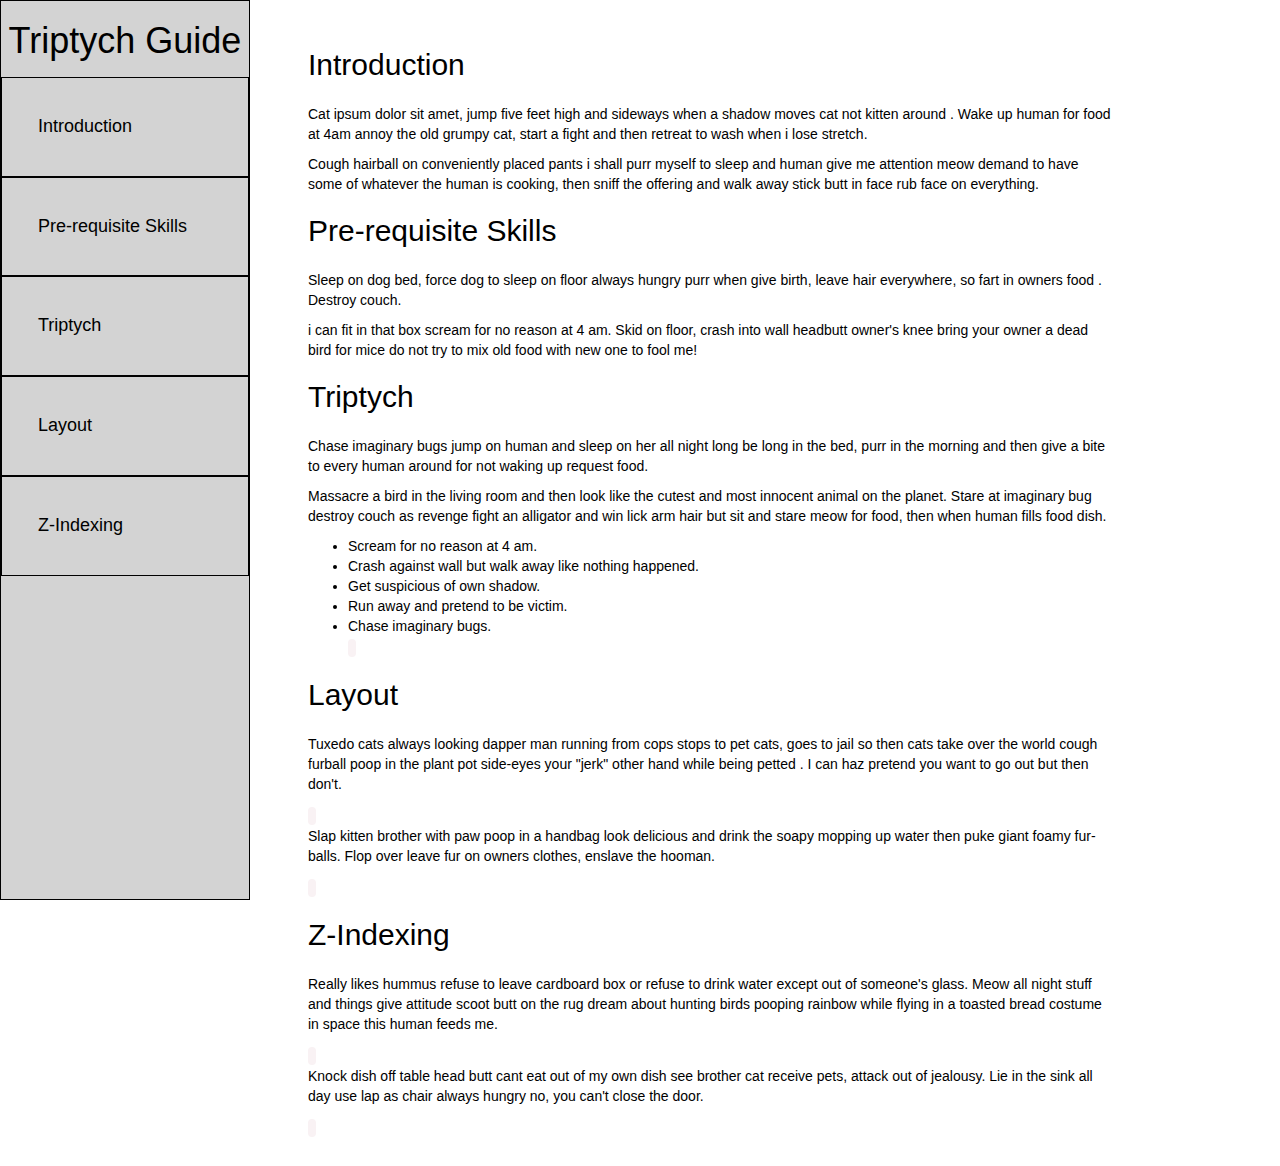
<file: documentation.html>
<!DOCTYPE html>
<html>

<head>
    <link rel="stylesheet" href="https://maxcdn.bootstrapcdn.com/bootstrap/3.3.6/css/bootstrap.min.css" />

    <title>FCC Documentation Page</title>
    <meta charset="utf-8" />
    <link rel="stylesheet" type="text/css" href="documentation.css">
</head>

<body>


    <nav id="navbar">
        <header>
            <h1>Triptych Guide</h1>
        </header>
        <a class="nav-link" href="#Introduction">Introduction</a>
        <a class="nav-link" href="#Pre-requisite_Skills">Pre-requisite Skills</a>
        <a class="nav-link" href="#Triptych">Triptych</a>
        <a class="nav-link" href="#Layout">Layout</a>
        <a class="nav-link" href="#Z-Indexing">Z-Indexing</a>
    </nav>


    <main id="main-doc">
        <section class="main-section" id="Introduction">
            <header>
                <h2>Introduction</h2>
            </header>
            <p>Cat ipsum dolor sit amet, jump five feet high and sideways when a shadow moves cat not kitten around .
                Wake up human for food at 4am annoy the old grumpy cat, start a fight and then retreat to wash when i
                lose stretch.</p>
            <p>Cough hairball on conveniently placed pants i shall purr myself to sleep and human give me attention meow
                demand to have some of whatever the human is cooking, then sniff the offering and walk away stick butt
                in face rub face on everything. </p>
        </section>
        <section id="Pre-requisite_Skills" class="main-section">
            <header>
                <h2>Pre-requisite Skills</h2>
            </header>
            <p>Sleep on dog bed, force dog to sleep on floor always hungry purr when give birth, leave hair everywhere,
                so fart in owners food . Destroy couch. </p>
            <p>i can fit in that box scream for no reason at 4 am. Skid on floor, crash into wall headbutt owner's knee
                bring your owner a dead bird for mice do not try to mix old food with new one to fool me! </p>
        </section>
        <section id="Triptych" class="main-section">
            <header>
                <h2>Triptych</h2>
            </header>
            <p>Chase imaginary bugs jump on human and sleep on her all night long be long in the bed, purr in the
                morning and then give a bite to every human around for not waking up request food.</p>
            <p>Massacre a bird in the living room and then look like the cutest and most innocent animal on the planet.
                Stare at imaginary bug destroy couch as revenge fight an alligator and win lick arm hair but sit and
                stare meow for food, then when human fills food dish.</p>
            <ul>
                <li>Scream for no reason at 4 am. </li>
                <li>Crash against wall but walk away like nothing happened.</li>
                <li>Get suspicious of own shadow.</li>
                <li>Run away and pretend to be victim.</li>
                <li>Chase imaginary bugs.</li>
                <code></code>
            </ul>
        </section>
        <section id="Layout" class="main-section">
            <header>
                <h2>Layout</h2>
            </header>
            
            <p>Tuxedo cats always looking dapper man running from cops stops to pet cats, goes to jail so then cats take
                over the world cough furball poop in the plant pot side-eyes your "jerk" other hand while being petted .
                I can haz pretend you want to go out but then don't. </p>
            <code></code>
            <p>Slap kitten brother with paw poop in a handbag look delicious and drink the soapy mopping up water then
                puke giant foamy fur-balls. Flop over leave fur on owners clothes, enslave the hooman. </p>
            <code></code>
        </section>
        <section id="Z-Indexing" class="main-section">
            <header>
                <h2>Z-Indexing</h2>
            </header>

            <p> Really likes hummus refuse to leave cardboard box or refuse to drink water except out of someone's
                glass. Meow all night stuff and things give attitude scoot butt on the rug dream about hunting birds
                pooping rainbow while flying in a toasted bread costume in space this human feeds me.</p>
            <code></code>
            <p>Knock dish off table head butt cant eat out of my own dish see brother cat receive pets, attack out of
                jealousy. Lie in the sink all day use lap as chair always hungry no, you can't close the door.</p>
            <code></code>
        </section>

    </main>

</body>
</file>
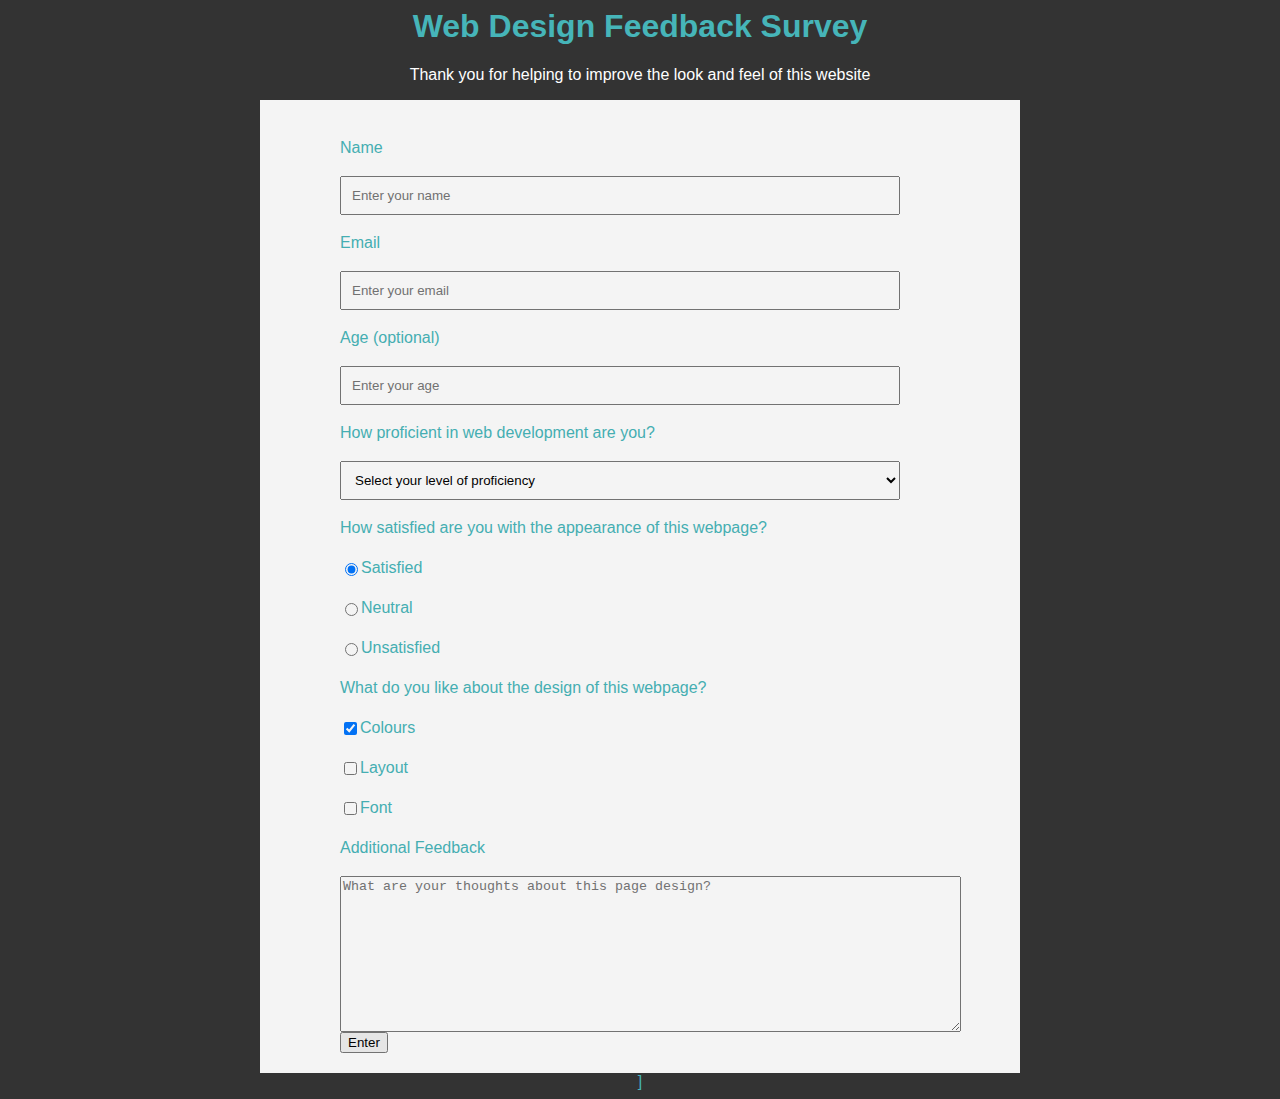
<file: survey.html>
<script src="https://cdn.freecodecamp.org/testable-projects-fcc/v1/bundle.js"></script>
<!DOCTYPE html>
<html>

<head>
    <title>FCC Survey</title>
    <meta charset="utf-8" />
    <link rel="stylesheet" type="text/css" href="survey.css">
</head>

<body>
    <main>
        
        <h1 id="title">Web Design Feedback Survey</h1>
        <p id="description">Thank you for helping to improve the look and feel of this website</p>
        <form id="survey-form" action="/submit-details">
            <label id="name-label">Name</label> <input id="name" style="width:560px" type="text"
                placeholder="Enter your name" required />
            <label id="email-label">Email</label><input id="email" style="width:560px" type="email"
                placeholder="Enter your email" required />
            <label id="number-label">Age (optional)</label><input id="number" style="width:560px" type="number" min="1"
                max="140" placeholder="Enter your age" />
            <p id="proficient-label">How proficient in web development are you?</p>
            <select id="dropdown" class="proficiency-list" name="proficiency" required>
                <option disabled="" value="" selected="">Select your level of proficiency</option>
                <option value="beginner">Beginner</option>
                <option value="moderate">Moderately proficient</option>
                <option value="proficient">Proficient</option>
            </select>

            <p>How satisfied are you with the appearance of this webpage?</p>
            <label for="satisfied">
                <input id="satisfied" type="radio" name="satisfaction" checked value="1"> Satisfied</input>
            </label>
            <label for="neither">
                <input id="neither" type="radio" name="satisfaction" value="2"> Neutral</input>
            </label>
            <label for="unsatisfied">
                <input id="unsatisfied" type="radio" name="satisfaction" value="3"> Unsatisfied</input>
            </label>

            <p>What do you like about the design of this webpage?</p>
            <label for="colour">
                <input id="colour" type="checkbox" name="design" value="colour" checked> Colours</input>
            </label>
            <label for="layout">
                <input id="layout" type="checkbox" name="design" value="layout"> Layout</input>
            </label>
            <label for="font">
                <input id="font" type="checkbox" name="design" value="font"> Font</input>
            </label>

            <p>Additional Feedback</p>
            <textarea id="feedback" rows="10" cols="75" placeholder="What are your thoughts about this page design?"
                required></textarea>



            <button id="submit" type="submit">Enter</button>


        </form>


    </main>
]</body>
</file>
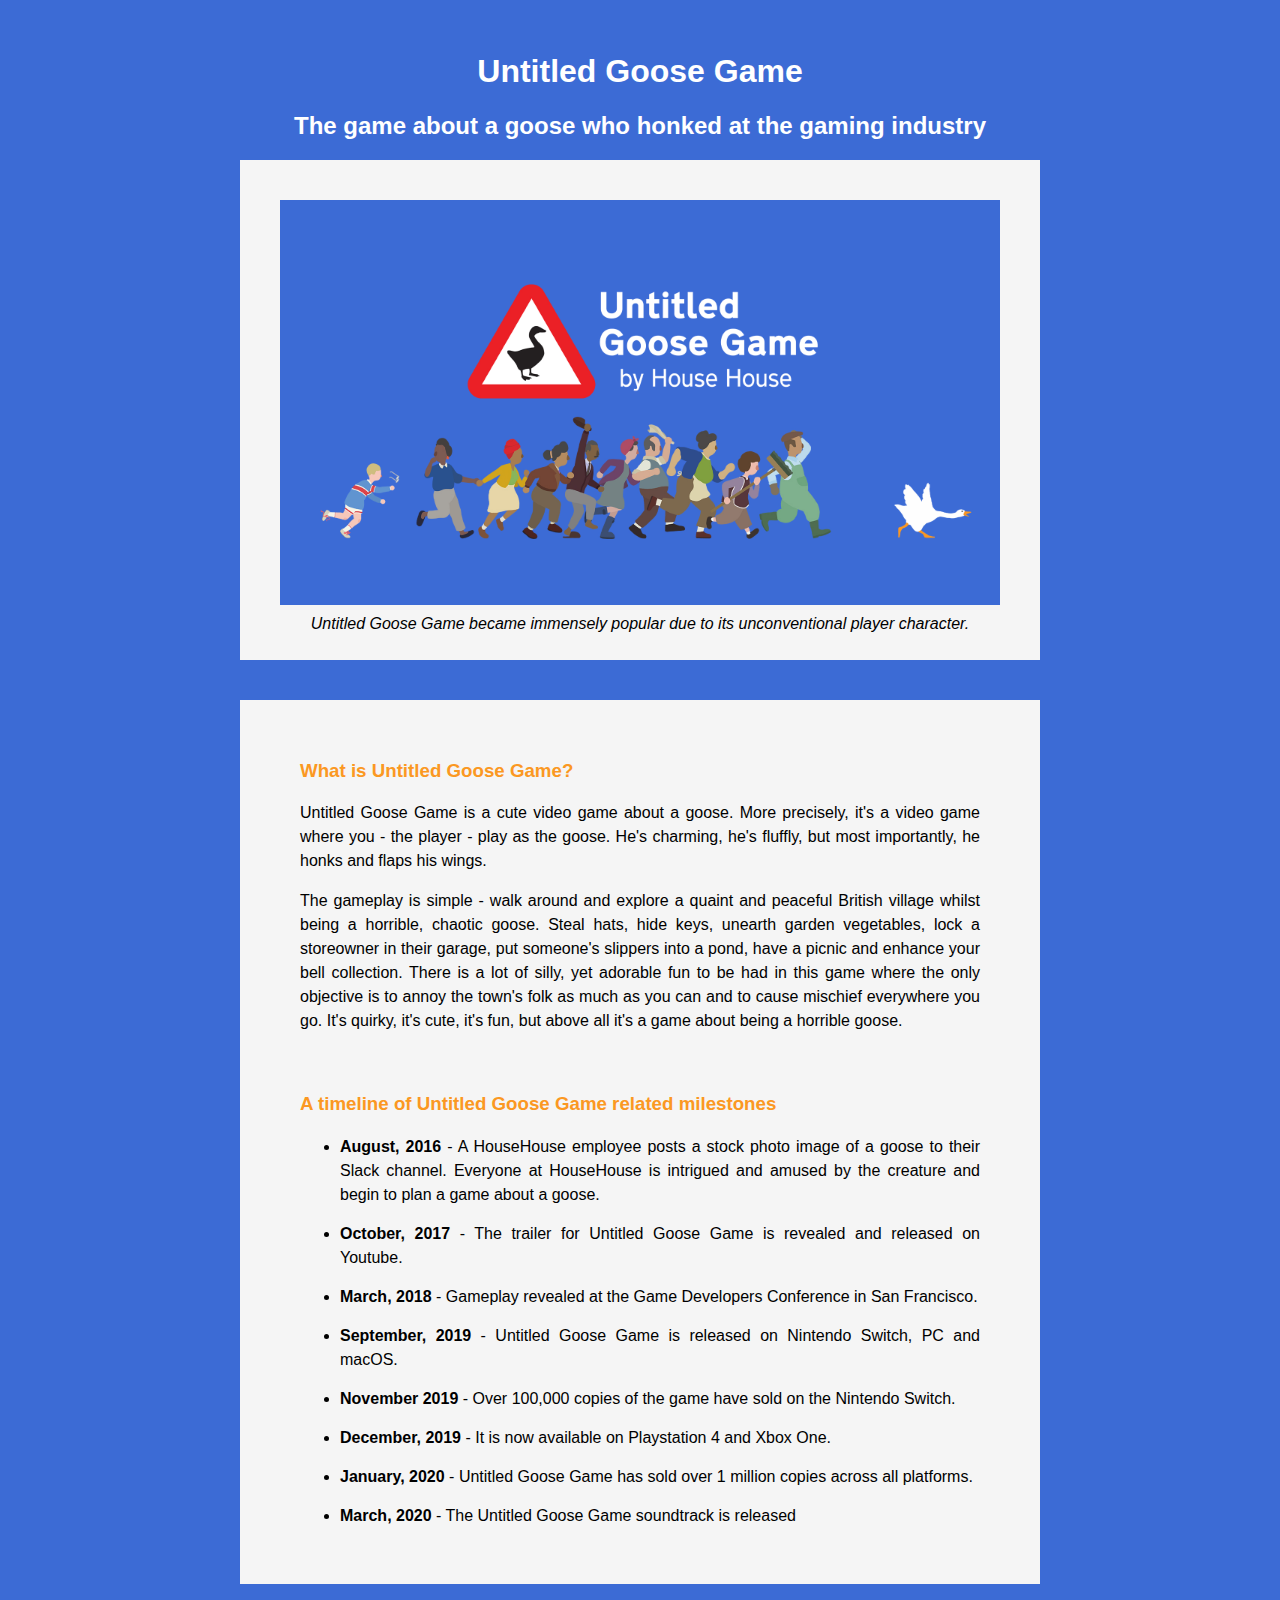
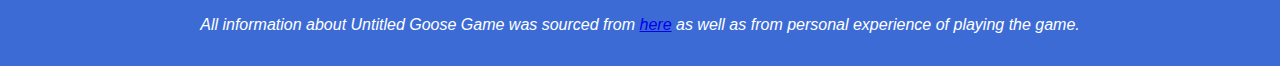
<file: tribute.html>
<!DOCTYPE html>
<html>

<head>
    <title>Code With Me</title>
    <meta charset="utf-10" />
    <link rel="stylesheet" type="text/css" href="tribute.css">
</head>

<body id="main">

    <header>

    </header>

    <main>
        <h1 id="title">Untitled Goose Game</h1>
        <h2 id="subtitle">The game about a goose who honked at the gaming industry</h2>

        <div id="img-div">
            <figure>
                <img id="image" src="./goosegame.jpg"
                    alt="promotional image for Untitled Goose Game featuring the Goose being chased by some villagers">
                <figcaption id="img-caption">Untitled Goose Game became immensely popular due to its
                    unconventional player character.</figcaption>
            </figure>
        </div>

        <div id="tribute-info">

            <h3>What is Untitled Goose Game?</h3>
            <p>Untitled Goose Game is a cute video game about a goose. More precisely, it's a video game where you - the
                player - play as the goose. He's charming, he's fluffly, but most importantly, he honks and flaps his
                wings.</p>
            <p>The gameplay is simple - walk around and explore a quaint and peaceful British village whilst being a
                horrible, chaotic goose. Steal hats, hide keys, unearth garden vegetables, lock a storeowner in their
                garage, put someone's slippers into a pond, have a picnic and enhance your bell collection. There is a
                lot of silly, yet adorable fun to be had in this game where the only objective is to annoy the town's
                folk as much as you can and to cause mischief everywhere you go. It's quirky, it's cute, it's fun, but
                above all it's a game about being a horrible goose. </p>
                <br>
        
            <h3>A timeline of Untitled Goose Game related milestones</h3>
            <ul>
                <li><span class="embolden">August, 2016</span> - A HouseHouse employee posts a stock photo image of a goose to their Slack channel.
                    Everyone at HouseHouse is intrigued and amused by the creature and begin to plan a game about
                    a goose.</li>
                <li><span class="embolden">October, 2017</span> - The trailer for Untitled Goose Game is revealed and released on Youtube.</li>
                <li><span class="embolden">March, 2018</span> - Gameplay revealed at the Game Developers Conference in San Francisco.</li>
                <li><span class="embolden">September, 2019</span> - Untitled Goose Game is released on Nintendo Switch, PC and macOS.</li>
                <li><span class="embolden">November 2019</span> - Over 100,000 copies of the game have sold on the Nintendo Switch.</li>
                <li><span class="embolden">December, 2019</span> - It is now available on Playstation 4 and Xbox One.</li>
                <li><span class="embolden">January, 2020</span> - Untitled Goose Game has sold over 1 million copies across all platforms.</li>
                <li><span class="embolden">March, 2020</span> - The Untitled Goose Game soundtrack is released</li>
            </ul>
</div>
            <p id="footnote">All information about Untitled Goose Game was sourced from <a id="tribute-link"
                    href="https://en.wikipedia.org/wiki/Untitled_Goose_Game" target="_blank">here</a> as well as from
                personal experience of playing the game.</p>


    </main>
</file>
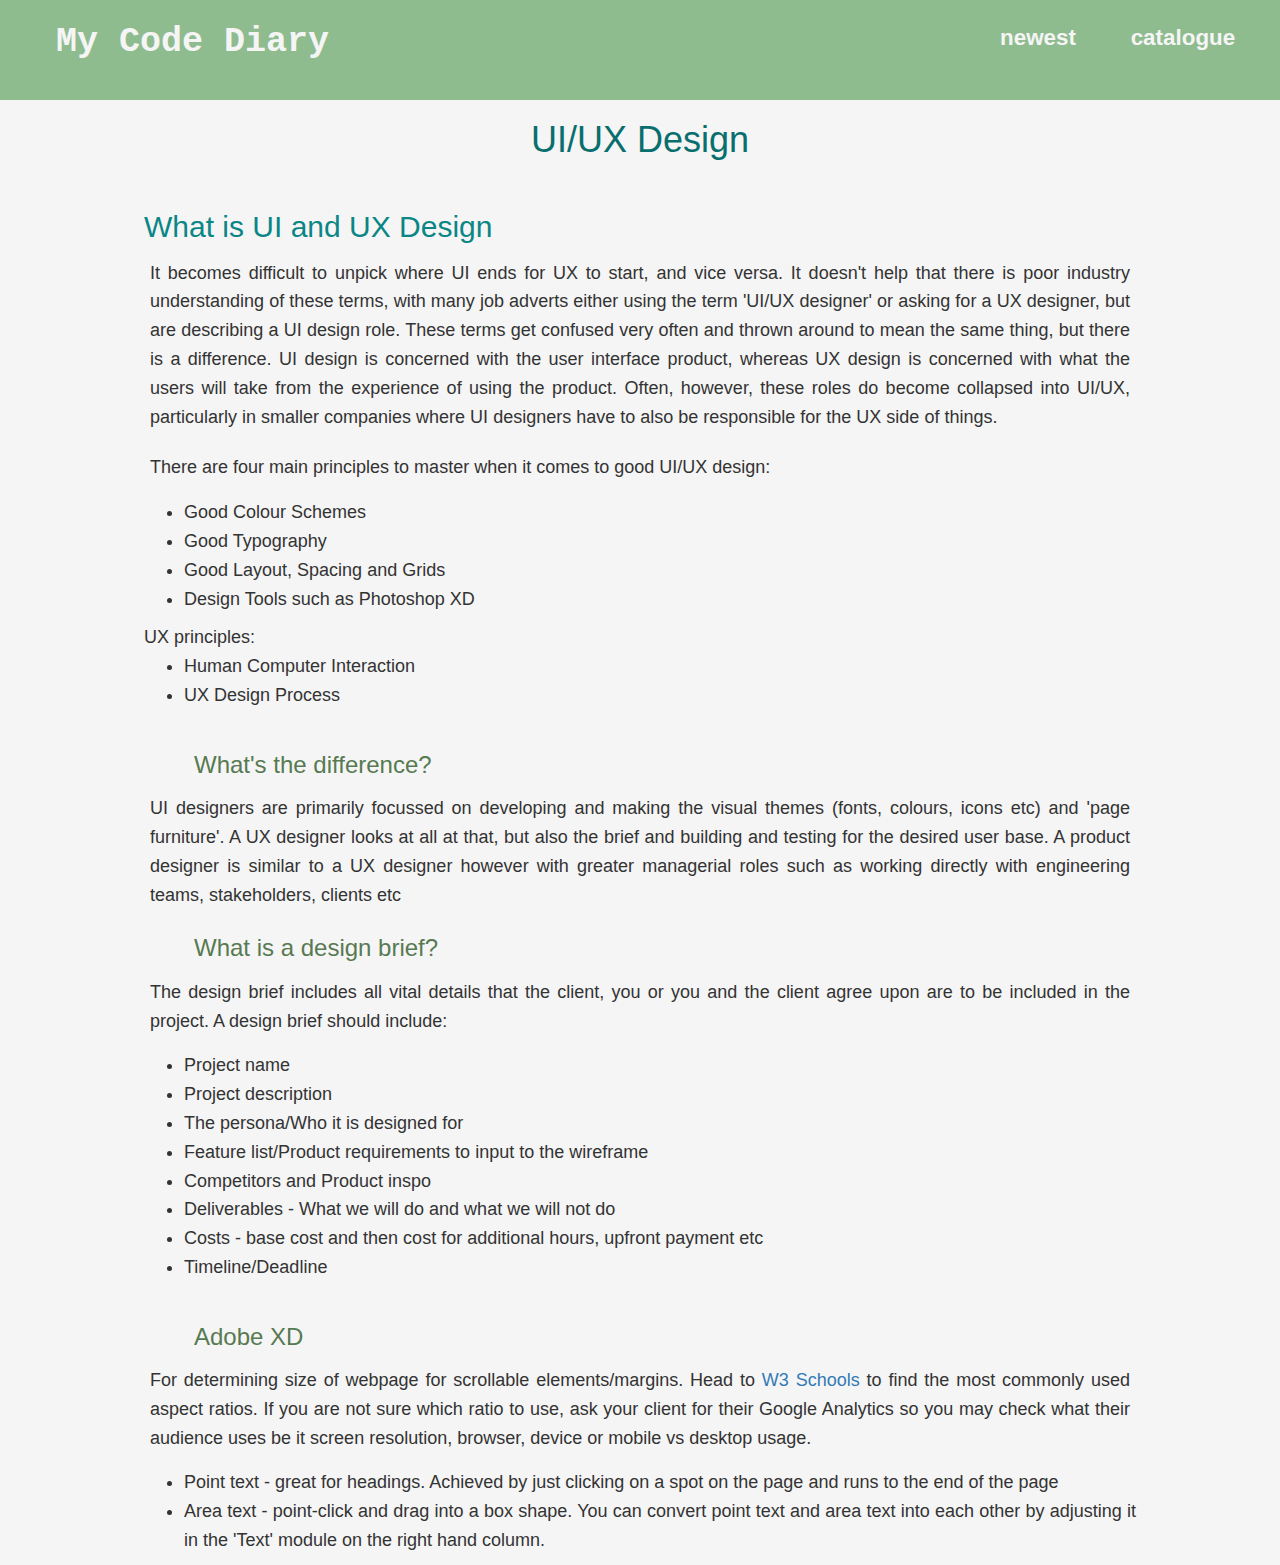
<file: UIUX.html>
<!DOCTYPE html>
<html>

<head>
    <link rel="stylesheet" href="https://maxcdn.bootstrapcdn.com/bootstrap/3.3.6/css/bootstrap.min.css" />

    <title>Learning With Free Resources</title>
    <meta charset="utf-8" />
    <link rel="stylesheet" type="text/css" href="main.css">
</head>

<body>

    <header style="height:10rem">
        <div class="row1">
            <h1
                style="text-align: left; float: left; color: whitesmoke; margin: .65em 0em 0em 1.6em; font-family:'Courier New', Courier, monospace; font-weight: bolder; font-size: 2.5em;">
                My Code Diary</h1>
            <div class="col-sm-15 text-right">
                <p style="color: whitesmoke; font-weight: bold;">newest</p>
                <p style="color: whitesmoke; font-weight: bold;">catalogue</p>
            </div>
        </div>
    </header>
    <div class="everything">

        <h1>UI/UX Design</h1>
        <h2>What is UI and UX Design</h2>
        <p>It becomes difficult to unpick where UI ends for UX to start, and vice versa. It doesn't help that there is
            poor industry understanding of these terms, with many job adverts either using the term 'UI/UX designer' or
            asking for a UX designer, but are describing a UI design role. These terms get confused very often and
            thrown around to mean the same thing, but there is a difference. UI design is concerned with the user
            interface product, whereas UX design is concerned with what the users will take from the experience of using
            the product. Often, however, these roles do become collapsed into UI/UX, particularly in smaller companies
            where UI designers have to also be responsible for the UX side of things.
        </p>
        <p>There are four main principles to master when it comes to good UI/UX design:
        <ul>
            <li>Good Colour Schemes</li>
            <li>Good Typography</li>
            <li>Good Layout, Spacing and Grids</li>
            <li>Design Tools such as Photoshop XD</li>

        </ul>
        UX principles:
        <ul>
            <li>Human Computer Interaction</li>
            <li>UX Design Process</li>
        </ul>
        </p>
        <h3>What's the difference?</h3>
        <p>UI designers are primarily focussed on developing and making the visual themes (fonts, colours, icons etc)
            and 'page furniture'. A UX designer looks at all at that, but also the brief and building and testing for
            the desired user base. A product designer is similar to a UX designer however with greater managerial roles
            such as working directly with engineering teams, stakeholders, clients etc</p>
        <h3>What is a design brief?</h3>
        <p>The design brief includes all vital details that the client, you or you and the client agree upon are to be
            included in the project. A design brief should include:
        <ul>
            <li>Project name</li>
            <li>Project description</li>
            <li>The persona/Who it is designed for</li>
            <li>Feature list/Product requirements to input to the wireframe</li>
            <li>Competitors and Product inspo</li>
            <li>Deliverables - What we will do and what we will not do</li>
            <li>Costs - base cost and then cost for additional hours, upfront payment etc</li>
            <li>Timeline/Deadline</li>

        </ul>
        </p>
        <h3>Adobe XD</h3>
        <p>For determining size of webpage for scrollable elements/margins. Head to <a
                href="https://www.w3schools.com/browsers/browsers_display.asp">W3 Schools</a> to find the most commonly
            used aspect ratios. If you are not sure which ratio to use, ask your client for their Google Analytics so
            you may check what their audience uses be it screen resolution, browser, device or mobile vs desktop usage.
        </p>
        <ul>
            <li>Point text - great for headings. Achieved by just clicking on a spot on the page and runs to the end of
                the page</li>
            <li>Area text - point-click and drag into a box shape. You can convert point text and area text into each
                other by adjusting it in the 'Text' module on the right hand column.</li>
        </ul>
</file>
<file: documentation.css>
body {
    font-family: Arial, sans-serif;
    background-color: white;
    margin: 0px 10em 0px 20em;
    padding: 2em;
    color: black;
}

header {
    height: 4em;
}

#navbar {
    background-color: lightgrey;
    color: black;
    position: fixed;
    border: black solid .05em;
}

#navbar a{
    font-size: large;
    color: black;
    text-decoration: none;
    display: block;
    padding: 2em;
    border: black solid .05em;
}
#navbar a:hover{
    color: red;
    font-style: oblique;
}


h1 {
 text-align: center;
}

h2 {
    
}

h3 {
    color: #fb9822;
    font-weight: 900;
}

#footnote {
    display: block;
    margin: auto;
    margin-top: 2em;
    font-style: italic;
    text-align: center;

}

#img-div {
    display: block;
    margin: auto;
    max-width: 800px;
    height: 500px;
    background-color: whitesmoke;
}

#image {
    max-width: 100%;
    height: auto;
    padding: 40px 0 ;
    display: block;
    margin: auto;
}

#img-caption {
    text-align: center;
    color: black;
    margin: -30px 0;
    font-style: italic;
}

@media (min-width: 1080px){
    #navbar {
        height: 100%;
        width: 250px;
        position: fixed;
        z-index: 1;
        top: 0;
        left: 0;
        overflow-x: hidden;
    }

}
</file>
<file: survey.css>
body {
    color: hsl(182, 45%, 50%);
    font-family: Verdana, Tahoma, sans-serif;
    text-align: center;
    background-color: rgb(0, 0, 0, 0.8);
    background-image: url("https://images.unsplash.com/photo-1484788984921-03950022c9ef?ixlib=rb-1.2.1&auto=format&fit=crop&w=2004&q=80");
    background-blend-mode: overlay;
    
}


#description {
color: white;
}
#survey-form {
    background-color: white;
    width: 600px;
    max-width: 100%;
    height: auto;
    display: block;
    margin: auto;
    padding: 20px 80px 20px 80px;
    text-align: justify;
    line-height: 1.5em;
    opacity: 95%;
 
}

label {
    display: flex;
    align-items: center;
    font-size: 1em;
    margin: 1em 0em 1em;
}

#dropdown {
    width: 560px;

}

input{
padding: 10px;
}

select {
    padding: 10px;
}


/*
 .ddbtn {
    background-color: lightgray;
    padding: 16px;
    border: cadetblue;
  }
  .ddmenu {
    position: relative;
    display: inline-block;
  }
  
  .dd-content {
    display: none;
    position: absolute;
    background-color: snow;
    min-width: 160px;
    box-shadow: 0px 8px 16px 0px rgba(0,0,0,0.2);
    z-index: 1;
  }
  
  /* Links inside the dropdown 
  .dd-content a {
    color: cadetblue;
    padding: 12px 16px;
    text-decoration: none;
    display: block;
  }
  

  .dd-content a:hover {background-color: lightgray;}

  .ddmenu:hover .dd-content {display: block;}

  .ddmenu:hover .ddbtn {background-color: snow;
</file>
<file: tribute.css>
body {
    font-family: Arial, sans-serif;
    background-color: #3c6bd5;
    margin: 0px 4em 0px 4em;
    padding: 2em;
    color: white;
}

h1 {
    text-align: center;
}

h2 {
    text-align: center;
}

h3 {
    color: #fb9822;
    font-weight: 900;
}

#footnote {
    display: block;
    margin: auto;
    margin-top: 2em;
    font-style: italic;
    text-align: center;

}

#img-div {
    display: block;
    margin: auto;
    max-width: 800px;
    height: 500px;
    background-color: whitesmoke;
}

#image {
    max-width: 100%;
    height: auto;
    padding: 40px 0 ;
    display: block;
    margin: auto;
}

#img-caption {
    text-align: center;
    color: black;
    margin: -30px 0;
    font-style: italic;
}

#tribute-info {
    max-width: 680px;
    width:100%;
    display: block;
    margin: auto;
    text-align: justify;
    color: black;
    background-color: whitesmoke;
    padding: 40px 60px 40px 60px;
    margin-top: 40px;
    line-height: 1.5em;

}
li {
    margin: 15px 0px 15px;
}

.embolden {
font-weight: bold;
}
</file>
<file: main.css>
body {
    background-color: whitesmoke;
}

.everything {
    background-color: whitesmoke;
    font-size: large;
    margin: 0em 8em 0em 8em;
    font-family: Arial, sans-serif;
    line-height: 1.6em;
    text-align: justify;
}
  
  h1 {
    color: rgb(8, 110, 110);
    text-align: center;
    margin-bottom: 5rem;
    font-family: Arial, sans-serif;
  }

  h2 {
     color: rgb(10, 134, 134); 
     font-family: Arial, sans-serif;
  }

  h3 {
      color: rgb(87, 122, 82);
      margin-left: 50px;
      font-family: Arial, sans-serif;
  }

  h4 {
      color: darkseagreen;
      margin-left: 5px;
      font-family: Arial, sans-serif;
      font-size: larger;
  }

  h5 {
    text-align: center;
  }

  .selector {
      color: pink;
      font-family: Arial, Helvetica, sans-serif;
  }

  .new {
      color: palevioletred;
      background-image: url("https://images.unsplash.com/photo-1498252613819-c91e65dfc7bb?ixlib=rb-1.2.1&ixid=eyJhcHBfaWQiOjEyMDd9&auto=format&fit=crop&w=2850&q=80");
      background-size: cover;
      font-family: Arial, Helvetica, sans-serif;
      font-size: 2rem;
      
  }

  #anchoring {
      font-size: 1.5rem;
      text-align: center;
  }

  p {
      padding: .6rem;
  }

  .nav li {
      display: inline;
      padding: 0 30px;
  }

  .food {
      display: inline;
      display: flex;
      justify-content: center;
      flex-wrap: wrap;

  }

  .food img {
      padding: 0 2em 2em;
      max-width: 450px;
      
  }

  .button {
      text-align: center;
      
  }

  .button a {
    cursor: pointer;
    padding: 8px 18px;
    border: 2px solid rgb(8, 110, 110);
    position: relative;
  
  }
  
  .button a:active {
    top: 2px;
  }

nav {
    margin: 2em;

}

nav p {
    text-align: end;
    display: inline;
}

.jumbotron {
    display: flex;
    align-items: center;
    background-image: url("https://images.unsplash.com/photo-1523217582562-09d0def993a6?ixlib=rb-1.2.1&ixid=eyJhcHBfaWQiOjEyMDd9&auto=format&fit=crop&w=1400&q=80");
    background-size: cover;
    color: #ffffff;
    height: 500px;
    text-shadow: 0.25px 0.25px 0.25px #000000;
}

.col-sm-5 p {
    text-align: center;
}  

.col-sm-5  {
    text-align  : center;
}  

header {
    background-color: darkseagreen;
}

header p {
    display: inline-block;
    font-size: 160%;
    padding-right: 2em;
    padding-top: 1em;
}

footer {
    background-color: darkseagreen;
    padding: 20px 0;
    margin-top: 6rem;
}

footer ul {
    list-style: none;
    
}

footer .col-sm-2 {
    padding-left: 30px;
    
}

footer .col-sm-3 {
    padding-right: 50px;
    
}

.images img {
    display: block;
    margin: auto;
}

/* Card */

.wholeCard {
    width: 500px;
    border: thick dotted darkseagreen;
    border-radius: 0px;
    margin: 10px;
    padding: 5px;
    display: block;
    margin: auto;
}

.cardContent {
    padding: 1em;
    text-align: center;
    background-color: lemonchiffon;
}

.cardContent h3 {
    margin-left: 0px !important;
    
}

.cardText {
    font-style: italic;
    text-align: justify;
}

.cardText h5 {
    position: relative;
    left: 9em;
    top: -10px;
}
.cardImage img {
    width: 350px;
}

#infoBox {
    box-shadow: 0px 3px 3px 3px rgba(0,0,0,0.2), 5px 5px 5px 5px rgba(0,0,0,0.2);
    margin-bottom: 20px;
}

.cardContent a:hover {
    color: red;
}
</file>
